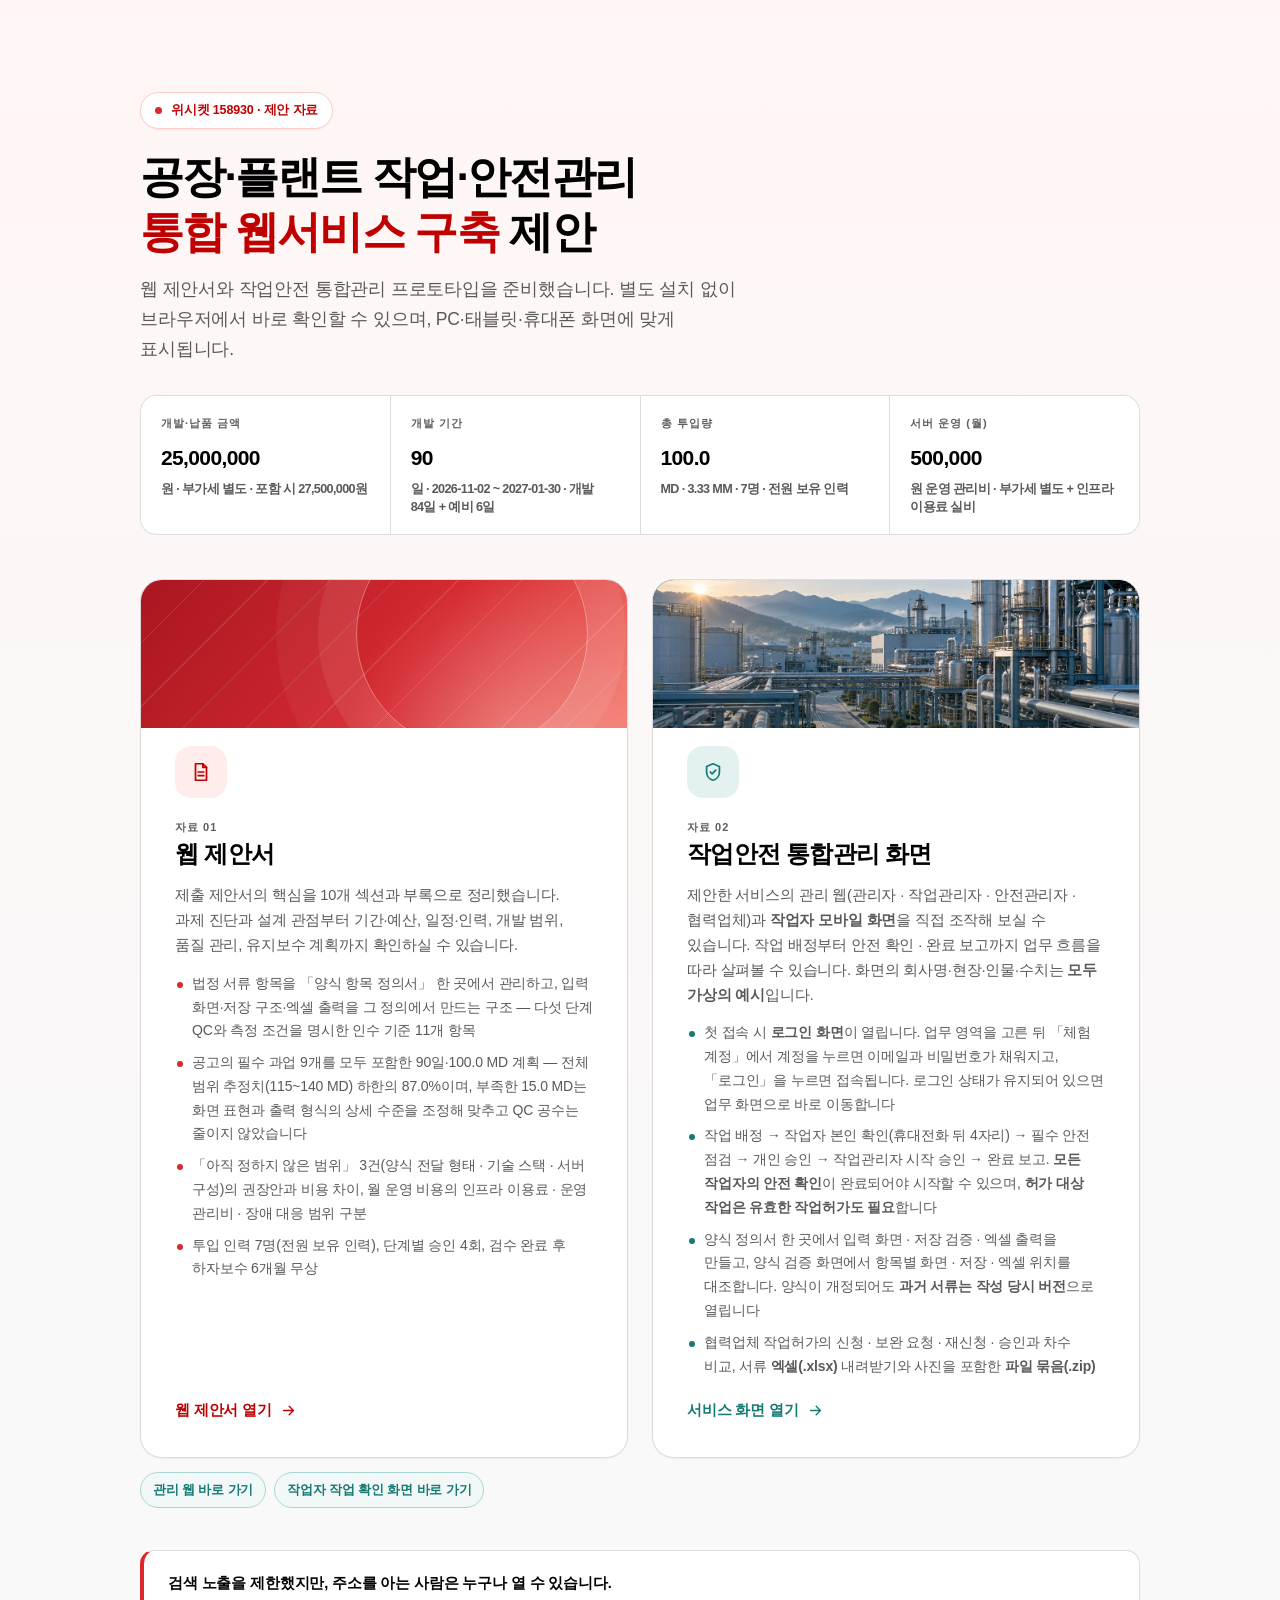
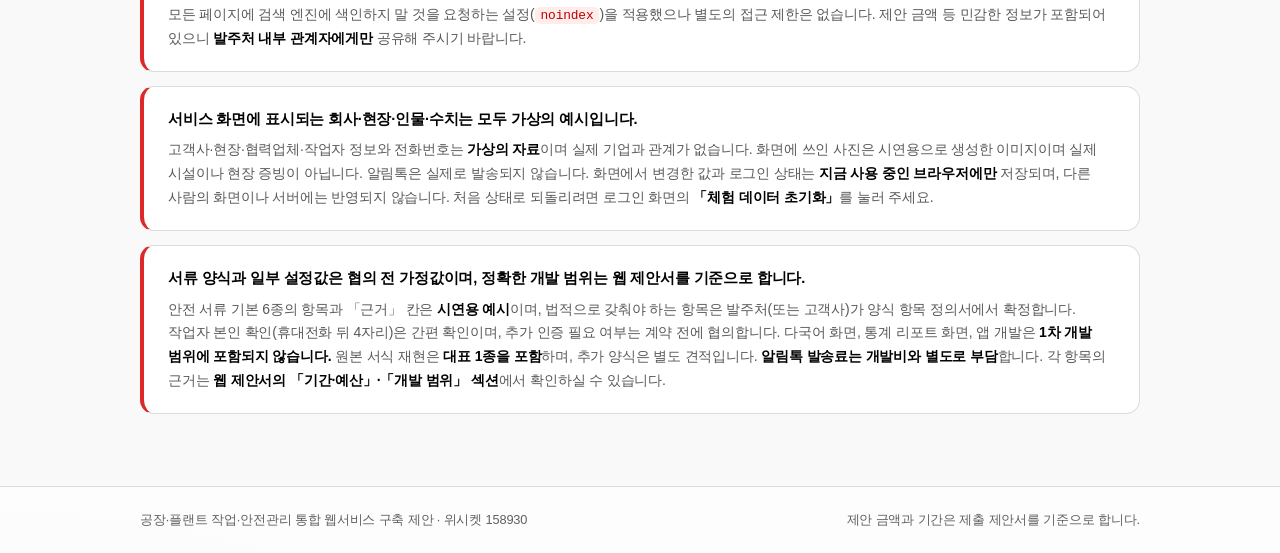
<file: index.html>
<!DOCTYPE html>
<html lang="ko">
<head>
<meta charset="utf-8">
<meta name="viewport" content="width=device-width, initial-scale=1">
<title>공장·플랜트 작업·안전관리 통합 웹서비스 구축 — 제안 자료 (위시켓 158930)</title>
<meta name="robots" content="noindex, nofollow">
<meta name="description" content="위시켓 158930 제안 자료 — 웹 제안서와 작업안전 통합관리 프로토타입.">
<meta name="color-scheme" content="light">
<link rel="icon" href="favicon.svg" type="image/svg+xml">
<style>
:root{
  --red-700:#DC2828; --red-800:#C00000; --coral:#FF675C; --coral-300:#FF9A92;
  --coral-150:#FFCBC9; --coral-100:#FFEDEC; --coral-50:#FFF6F5;
  --ink-900:#000; --ink-700:#3F3F3F; --ink-600:#595959; --ink-500:#5F5F5F;
  --line:#DCDCDC; --line-soft:#EAEAEA; --surface-1:#F9F9F9; --white:#FFF;
  --f:'Pretendard','Pretendard Variable',-apple-system,BlinkMacSystemFont,
      'Apple SD Gothic Neo','Noto Sans KR','Malgun Gothic',sans-serif;
  --e:cubic-bezier(.16,1,.3,1);
}
*,*::before,*::after{box-sizing:border-box;}
html{-webkit-text-size-adjust:100%; color-scheme:light;}
body{margin:0; min-height:100vh; background:
    radial-gradient(1000px 420px at 86% -12%, rgba(220,40,40,.10), transparent 62%),
    radial-gradient(720px 360px at 2% 108%, rgba(255,103,92,.11), transparent 60%),
    linear-gradient(180deg,var(--coral-50),var(--surface-1) 60%);
  color:var(--ink-700); font-family:var(--f); font-size:16px; line-height:1.7;
  letter-spacing:-.01em; word-break:keep-all; -webkit-font-smoothing:antialiased;
  display:flex; flex-direction:column;}
h1,h2,h3{color:var(--ink-900); margin:0; font-weight:800; letter-spacing:-.03em; line-height:1.25;}
p{margin:0;}
a{color:var(--red-800); text-decoration:none;}
code{font-family:ui-monospace,SFMono-Regular,Menlo,monospace; font-size:.92em;
  background:var(--coral-100); padding:1px 6px; border-radius:5px; color:var(--red-800);}
:focus-visible{outline:3px solid var(--red-700); outline-offset:3px; border-radius:6px;}
.wrap{width:100%; max-width:1080px; margin:0 auto; padding:0 clamp(18px,4vw,40px);}
main{flex:1 0 auto; padding:clamp(44px,8vw,92px) 0 clamp(40px,6vw,72px);}

.eyebrow{display:inline-flex; align-items:center; gap:9px; background:var(--white);
  border:1px solid var(--coral-150); color:var(--red-800); font-size:12.5px; font-weight:800;
  padding:7px 14px; border-radius:999px; box-shadow:0 1px 2px rgba(0,0,0,.06); margin-bottom:20px;}
.eyebrow i{width:7px; height:7px; border-radius:50%; background:var(--red-700); flex:0 0 auto;}
h1{font-size:clamp(26px,4.6vw,44px); letter-spacing:-.04em;}
h1 em{font-style:normal; color:var(--red-800);}
.lead{margin-top:16px; font-size:clamp(15px,1.7vw,17.5px); color:var(--ink-600); max-width:62ch;}

.facts{display:grid; grid-template-columns:repeat(4,minmax(0,1fr)); gap:1px;
  background:var(--line); border:1px solid var(--line); border-radius:16px;
  overflow:hidden; margin:30px 0 clamp(30px,4vw,44px);}
.facts div{background:var(--white); padding:18px 20px;}
.facts span{display:block; font-size:11px; font-weight:800; letter-spacing:.09em;
  color:var(--ink-500); text-transform:uppercase; margin-bottom:8px;}
.facts b{display:block; font-size:clamp(17px,2.1vw,21px); font-weight:800; color:var(--ink-900);
  letter-spacing:-.03em; white-space:nowrap;}
.facts b i{display:block; font-style:normal; font-size:.6em; font-weight:700; color:var(--ink-600);
  margin:5px 0 0; white-space:normal; line-height:1.4;}

.cards{display:grid; grid-template-columns:repeat(2,minmax(0,1fr)); gap:clamp(16px,2.2vw,24px);}
a.card{display:flex; flex-direction:column; gap:14px; background:var(--white); border:1px solid var(--line);
  border-radius:22px; padding:clamp(24px,3vw,34px); box-shadow:0 1px 2px rgba(0,0,0,.06);
  transition:transform .3s var(--e),box-shadow .3s,border-color .3s; min-height:100%;}
a.card:hover{transform:translateY(-5px); box-shadow:0 18px 48px rgba(0,0,0,.13);
  border-color:var(--coral-150);}
a.card .ic{width:52px; height:52px; border-radius:16px; display:grid; place-items:center;
  background:var(--coral-100); color:var(--red-800); flex:0 0 auto;}
a.card.app .ic{background:#E3F2F0; color:#167A73;}
a.card .tag{display:inline-block; font-size:11px; font-weight:800; letter-spacing:.09em;
  color:var(--ink-500); text-transform:uppercase;}
a.card h2{font-size:clamp(19px,2.3vw,24px);}
a.card p{font-size:14.6px; color:var(--ink-600);}
a.card ul{margin:0; padding:0; list-style:none; display:grid; gap:8px;}
a.card li{position:relative; padding-left:17px; font-size:14px; color:var(--ink-600);}
a.card li::before{content:''; position:absolute; left:2px; top:10px; width:6px; height:6px;
  border-radius:50%; background:var(--red-700);}
a.card.app li::before{background:#167A73;}
a.card .go{margin-top:auto; display:inline-flex; align-items:center; gap:8px; font-size:14.5px;
  font-weight:800; color:var(--red-800); padding-top:6px;}
a.card.app .go{color:#167A73;}
a.card.app:hover{border-color:#A9D8D2;}
.shot{display:block; position:relative; flex:0 0 auto;
  margin:calc(-1*clamp(24px,3vw,34px)) calc(-1*clamp(24px,3vw,34px)) 4px; height:148px;
  border-radius:21px 21px 0 0; overflow:hidden; background:#142A32;}
.proposal-shot{background:radial-gradient(circle at 78% 110%,rgba(255,255,255,.24),transparent 43%),
  linear-gradient(125deg,#A91621 0%,#D52A30 56%,#F27266 100%);}
.proposal-shot::before{content:""; position:absolute; inset:0;
  background:repeating-linear-gradient(135deg,transparent 0 44px,rgba(255,255,255,.12) 44px 45px);}
.proposal-shot::after{content:""; position:absolute; width:232px; height:232px; right:8%; top:-62px;
  border:1px solid rgba(255,255,255,.38); border-radius:50%;
  box-shadow:0 0 0 38px rgba(255,255,255,.07),0 0 0 80px rgba(255,255,255,.04);}
.shot img{width:100%; height:100%; object-fit:cover; object-position:center 42%; display:block; transition:transform .6s var(--e);}
.app-shot::after{content:""; position:absolute; inset:0; background:linear-gradient(180deg,rgba(20,42,50,0) 55%,rgba(20,42,50,.28));}
a.card:hover .shot img{transform:scale(1.04);}
.quick{display:flex; flex-wrap:wrap; gap:8px; margin-top:14px;}
.quick a{display:inline-flex; align-items:center; gap:6px; font-size:13px; font-weight:700; color:#167A73;
  background:#F1F8F7; border:1px solid #A9D8D2; padding:6px 12px; border-radius:999px;}
.quick a:hover{background:#E3F2F0;}
a.card:hover .go svg{transform:translateX(4px);}
a.card .go svg{transition:transform .24s var(--e);}
svg{width:22px; height:22px; fill:none; stroke:currentColor; stroke-width:1.9;
  stroke-linecap:round; stroke-linejoin:round; flex:0 0 auto;}
svg.s{width:17px; height:17px;}

.note{margin-top:clamp(28px,4vw,42px); background:var(--white); border:1px solid var(--line);
  border-left:4px solid var(--red-700); border-radius:14px; padding:20px 24px;}
.note > b{display:block; color:var(--ink-900); font-size:14.6px; margin-bottom:7px;}
.note p b{display:inline; color:var(--ink-900); font-size:inherit; margin:0;}
.note p{font-size:14px; color:var(--ink-600);}
.note + .note{margin-top:14px;}

footer{flex:0 0 auto; border-top:1px solid var(--line); background:rgba(255,255,255,.65);
  padding:22px 0; font-size:12.8px; color:var(--ink-500);}
footer .wrap{display:flex; flex-wrap:wrap; gap:10px 20px; justify-content:space-between;}

@media (max-width:860px){
  .facts{grid-template-columns:repeat(2,minmax(0,1fr));}
  .cards{grid-template-columns:minmax(0,1fr);}
}
@media (max-width:420px){ .facts{grid-template-columns:minmax(0,1fr);} }
@media (prefers-reduced-motion:reduce){ *{transition:none!important;} }
@media print{
  body{background:#fff;}
  a.card{break-inside:avoid; box-shadow:none;}
}
</style>
</head>
<body>

<main>
  <div class="wrap">
    <span class="eyebrow"><i aria-hidden="true"></i>위시켓 158930 · 제안 자료</span>
    <h1>공장·플랜트 작업·안전관리<br><em>통합 웹서비스 구축</em> 제안</h1>
    <p class="lead">웹 제안서와 작업안전 통합관리 프로토타입을 준비했습니다.
      별도 설치 없이 브라우저에서 바로 확인할 수 있으며, PC·태블릿·휴대폰 화면에 맞게 표시됩니다.</p>

    <div class="facts">
      <div><span>개발·납품 금액</span><b>25,000,000<i>원 · 부가세 별도 · 포함 시 27,500,000원</i></b></div>
      <div><span>개발 기간</span><b>90<i>일 · 2026-11-02 ~ 2027-01-30 · 개발 84일 + 예비 6일</i></b></div>
      <div><span>총 투입량</span><b>100.0<i>MD · 3.33 MM · 7명 · 전원 보유 인력</i></b></div>
      <div><span>서버 운영 (월)</span><b>500,000<i>원 운영 관리비 · 부가세 별도 + 인프라 이용료 실비</i></b></div>
    </div>

    <div class="cards">
      <a class="card doc" href="proposal/index.html">
        <span class="shot proposal-shot" aria-hidden="true"></span>
        <span class="ic" aria-hidden="true">
          <svg viewBox="0 0 24 24"><path d="M6 3h8l4 4v14H6z"/><path d="M14 3v4h4"/><path d="M9 12h6M9 16h6"/></svg>
        </span>
        <div>
          <span class="tag">자료 01</span>
          <h2>웹 제안서</h2>
        </div>
        <p>제출 제안서의 핵심을 10개 섹션과 부록으로 정리했습니다. 과제 진단과 설계 관점부터
          기간·예산, 일정·인력, 개발 범위, 품질 관리, 유지보수 계획까지 확인하실 수 있습니다.</p>
        <ul>
          <li>법정 서류 항목을 「양식 항목 정의서」 한 곳에서 관리하고, 입력 화면·저장 구조·엑셀 출력을 그 정의에서 만드는 구조 — 다섯 단계 QC와 측정 조건을 명시한 인수 기준 11개 항목</li>
          <li>공고의 필수 과업 9개를 모두 포함한 90일·100.0 MD 계획 — 전체 범위 추정치(115~140 MD) 하한의 87.0%이며, 부족한 15.0 MD는 화면 표현과 출력 형식의 상세 수준을 조정해 맞추고 QC 공수는 줄이지 않았습니다</li>
          <li>「아직 정하지 않은 범위」 3건(양식 전달 형태 · 기술 스택 · 서버 구성)의 권장안과 비용 차이, 월 운영 비용의 인프라 이용료 · 운영 관리비 · 장애 대응 범위 구분</li>
          <li>투입 인력 7명(전원 보유 인력), 단계별 승인 4회, 검수 완료 후 하자보수 6개월 무상</li>
        </ul>
        <span class="go">웹 제안서 열기 <svg class="s" viewBox="0 0 24 24"><path d="M5 12h14M13 6l6 6-6 6"/></svg></span>
      </a>

      <a class="card app" href="prototype/index.html">
        <span class="shot app-shot" aria-hidden="true"><img src="assets/cover-prototype.jpg" alt="" decoding="async"></span>
        <span class="ic" aria-hidden="true">
          <svg viewBox="0 0 24 24"><path d="M12 3 5 6v6c0 4.4 3 8 7 9 4-1 7-4.6 7-9V6z"/><path d="M9 12l2 2 4-4"/></svg>
        </span>
        <div>
          <span class="tag">자료 02</span>
          <h2>작업안전 통합관리 화면</h2>
        </div>
        <p>제안한 서비스의 관리 웹(관리자 · 작업관리자 · 안전관리자 · 협력업체)과 <b>작업자 모바일 화면</b>을 직접 조작해 보실 수 있습니다.
          작업 배정부터 안전 확인 · 완료 보고까지 업무 흐름을 따라 살펴볼 수 있습니다. 화면의 회사명·현장·인물·수치는 <b>모두 가상의 예시</b>입니다.</p>
        <ul>
          <li>첫 접속 시 <b>로그인 화면</b>이 열립니다. 업무 영역을 고른 뒤 「체험 계정」에서 계정을 누르면 이메일과 비밀번호가 채워지고, 「로그인」을 누르면 접속됩니다. 로그인 상태가 유지되어 있으면 업무 화면으로 바로 이동합니다</li>
          <li>작업 배정 → 작업자 본인 확인(휴대전화 뒤 4자리) → 필수 안전 점검 → 개인 승인 → 작업관리자 시작 승인 → 완료 보고. <b>모든 작업자의 안전 확인</b>이 완료되어야 시작할 수 있으며, <b>허가 대상 작업은 유효한 작업허가도 필요</b>합니다</li>
          <li>양식 정의서 한 곳에서 입력 화면 · 저장 검증 · 엑셀 출력을 만들고, 양식 검증 화면에서 항목별 화면 · 저장 · 엑셀 위치를 대조합니다. 양식이 개정되어도 <b>과거 서류는 작성 당시 버전</b>으로 열립니다</li>
          <li>협력업체 작업허가의 신청 · 보완 요청 · 재신청 · 승인과 차수 비교, 서류 <b>엑셀(.xlsx)</b> 내려받기와 사진을 포함한 <b>파일 묶음(.zip)</b></li>
        </ul>
        <span class="go">서비스 화면 열기 <svg class="s" viewBox="0 0 24 24"><path d="M5 12h14M13 6l6 6-6 6"/></svg></span>
      </a>
    </div>

    <div class="quick" aria-label="바로 가기">
      <a href="prototype/index.html">관리 웹 바로 가기</a>
      <a href="prototype/index.html#/m">작업자 작업 확인 화면 바로 가기</a>
    </div>

    <div class="note">
      <b>검색 노출을 제한했지만, 주소를 아는 사람은 누구나 열 수 있습니다.</b>
      <p>모든 페이지에 검색 엔진에 색인하지 말 것을 요청하는 설정(<code>noindex</code>)을 적용했으나 별도의 접근 제한은 없습니다.
        제안 금액 등 민감한 정보가 포함되어 있으니 <b>발주처 내부 관계자에게만</b> 공유해 주시기 바랍니다.</p>
    </div>

    <div class="note">
      <b>서비스 화면에 표시되는 회사·현장·인물·수치는 모두 가상의 예시입니다.</b>
      <p>고객사·현장·협력업체·작업자 정보와 전화번호는 <b>가상의 자료</b>이며 실제 기업과 관계가 없습니다. 화면에 쓰인 사진은 시연용으로 생성한 이미지이며 실제 시설이나 현장 증빙이 아닙니다.
        알림톡은 실제로 발송되지 않습니다. 화면에서 변경한 값과 로그인 상태는 <b>지금 사용 중인 브라우저에만</b> 저장되며, 다른 사람의 화면이나 서버에는 반영되지 않습니다.
        처음 상태로 되돌리려면 로그인 화면의 <b>「체험 데이터 초기화」</b>를 눌러 주세요.</p>
    </div>

    <div class="note">
      <b>서류 양식과 일부 설정값은 협의 전 가정값이며, 정확한 개발 범위는 웹 제안서를 기준으로 합니다.</b>
      <p>안전 서류 기본 6종의 항목과 「근거」 칸은 <b>시연용 예시</b>이며, 법적으로 갖춰야 하는 항목은 발주처(또는 고객사)가 양식 항목 정의서에서 확정합니다.
        작업자 본인 확인(휴대전화 뒤 4자리)은 간편 확인이며, 추가 인증 필요 여부는 계약 전에 협의합니다.
        다국어 화면, 통계 리포트 화면, 앱 개발은 <b>1차 개발 범위에 포함되지 않습니다.</b>
        원본 서식 재현은 <b>대표 1종을 포함</b>하며, 추가 양식은 별도 견적입니다. <b>알림톡 발송료는 개발비와 별도로 부담</b>합니다.
        각 항목의 근거는 <b>웹 제안서의 「기간·예산」·「개발 범위」 섹션</b>에서 확인하실 수 있습니다.</p>
    </div>
  </div>
</main>

<footer>
  <div class="wrap">
    <span>공장·플랜트 작업·안전관리 통합 웹서비스 구축 제안 · 위시켓 158930</span>
    <span>제안 금액과 기간은 제출 제안서를 기준으로 합니다.</span>
  </div>
</footer>

</body>
</html>
</file>
